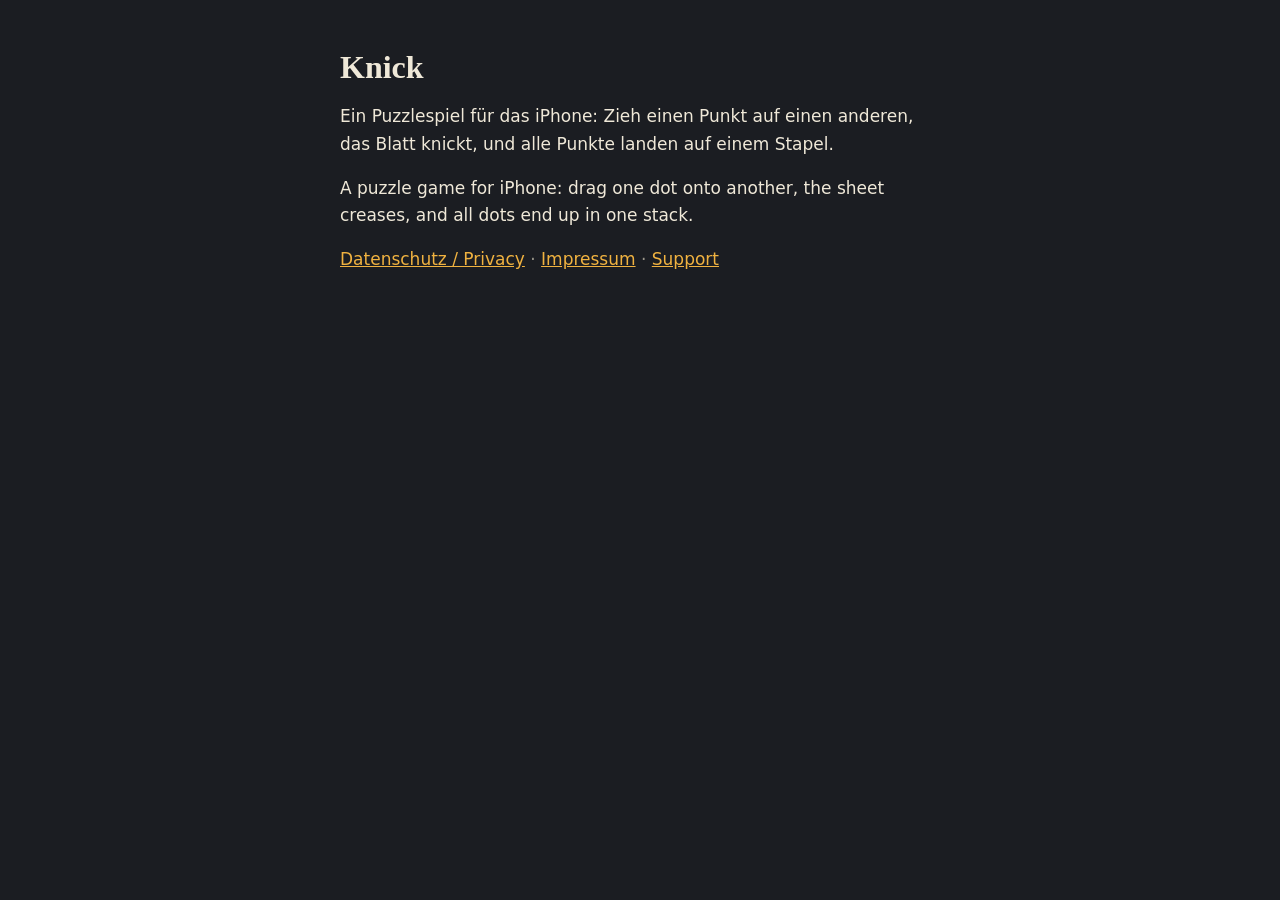
<file: index.html>
<!doctype html><html lang="de"><head><meta charset="utf-8"><meta name="viewport" content="width=device-width,initial-scale=1"><title>Knick</title><link rel="stylesheet" href="style.css"></head><body><main>
<h1>Knick</h1>
<p>Ein Puzzlespiel für das iPhone: Zieh einen Punkt auf einen anderen, das Blatt knickt, und alle Punkte landen auf einem Stapel.</p>
<p>A puzzle game for iPhone: drag one dot onto another, the sheet creases, and all dots end up in one stack.</p>
<nav><a href="datenschutz.html">Datenschutz / Privacy</a> · <a href="impressum.html">Impressum</a> · <a href="support.html">Support</a></nav>
</main></body></html>
</file>
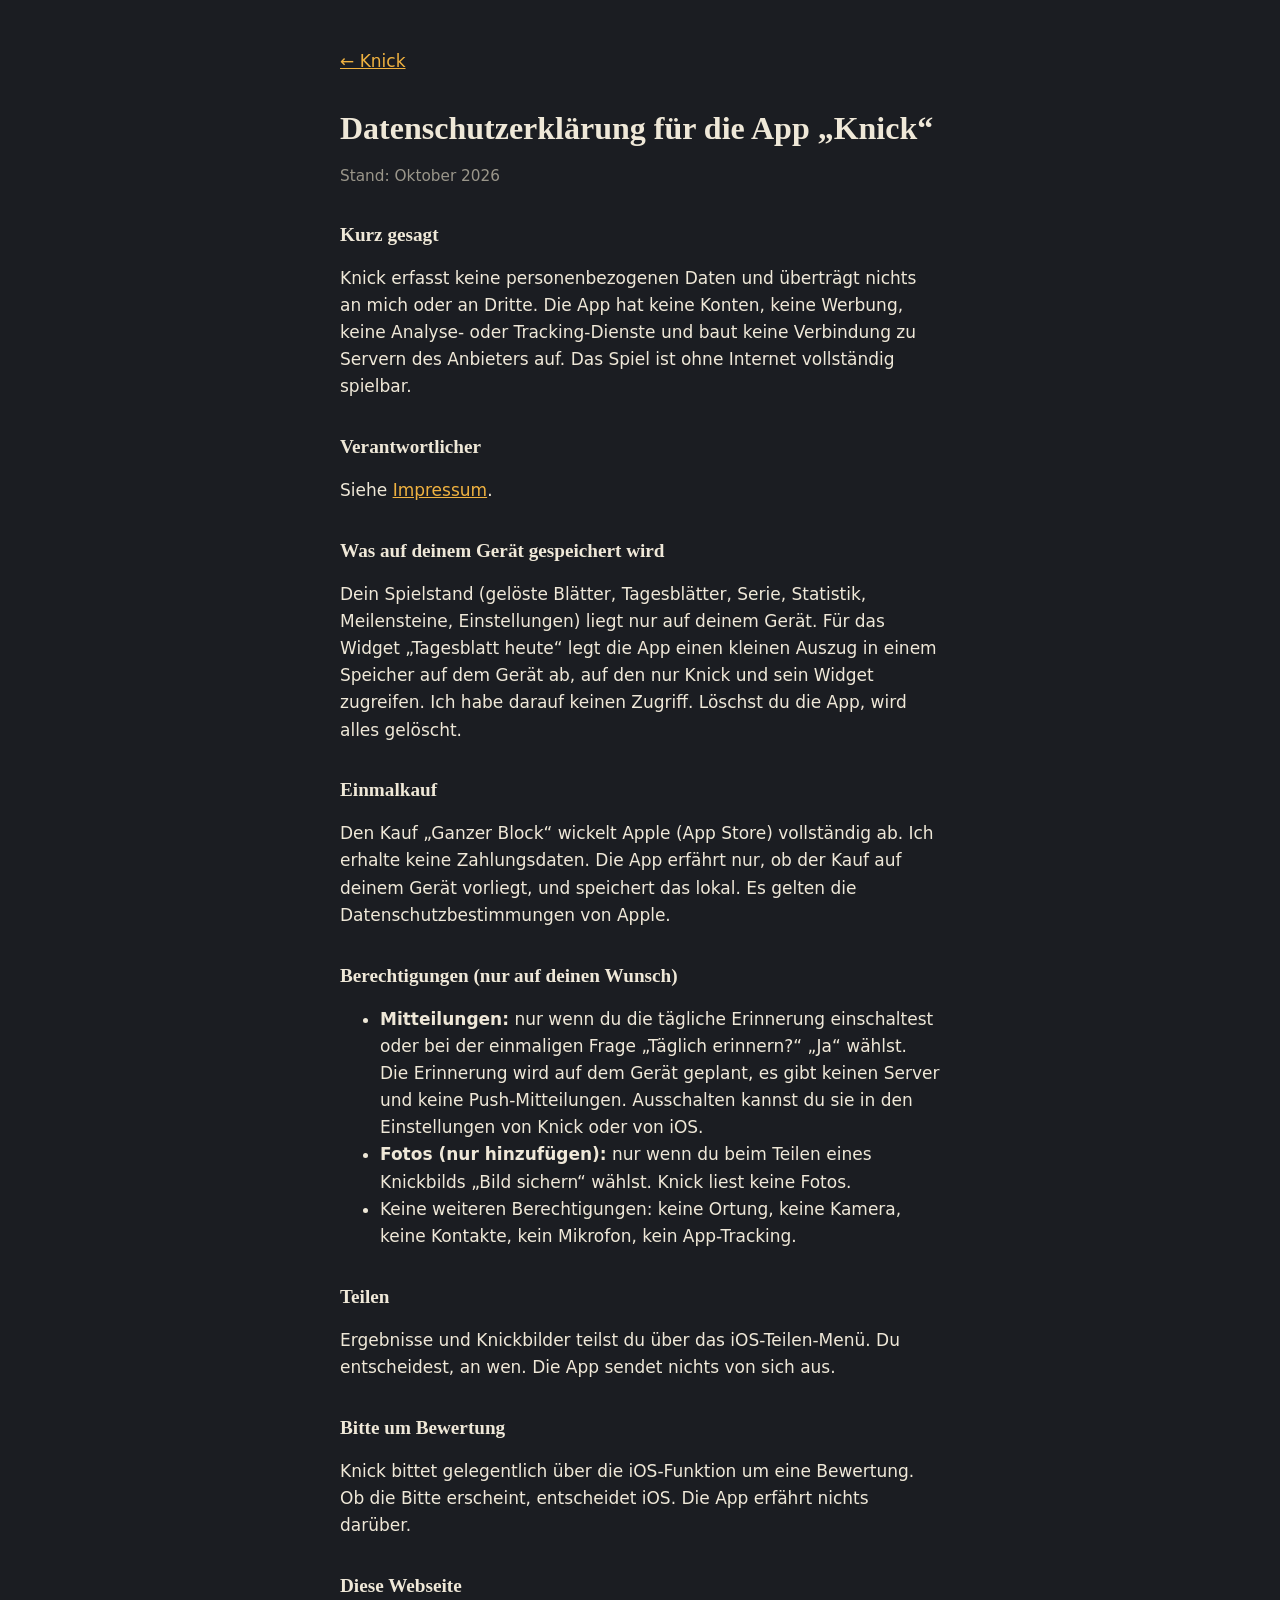
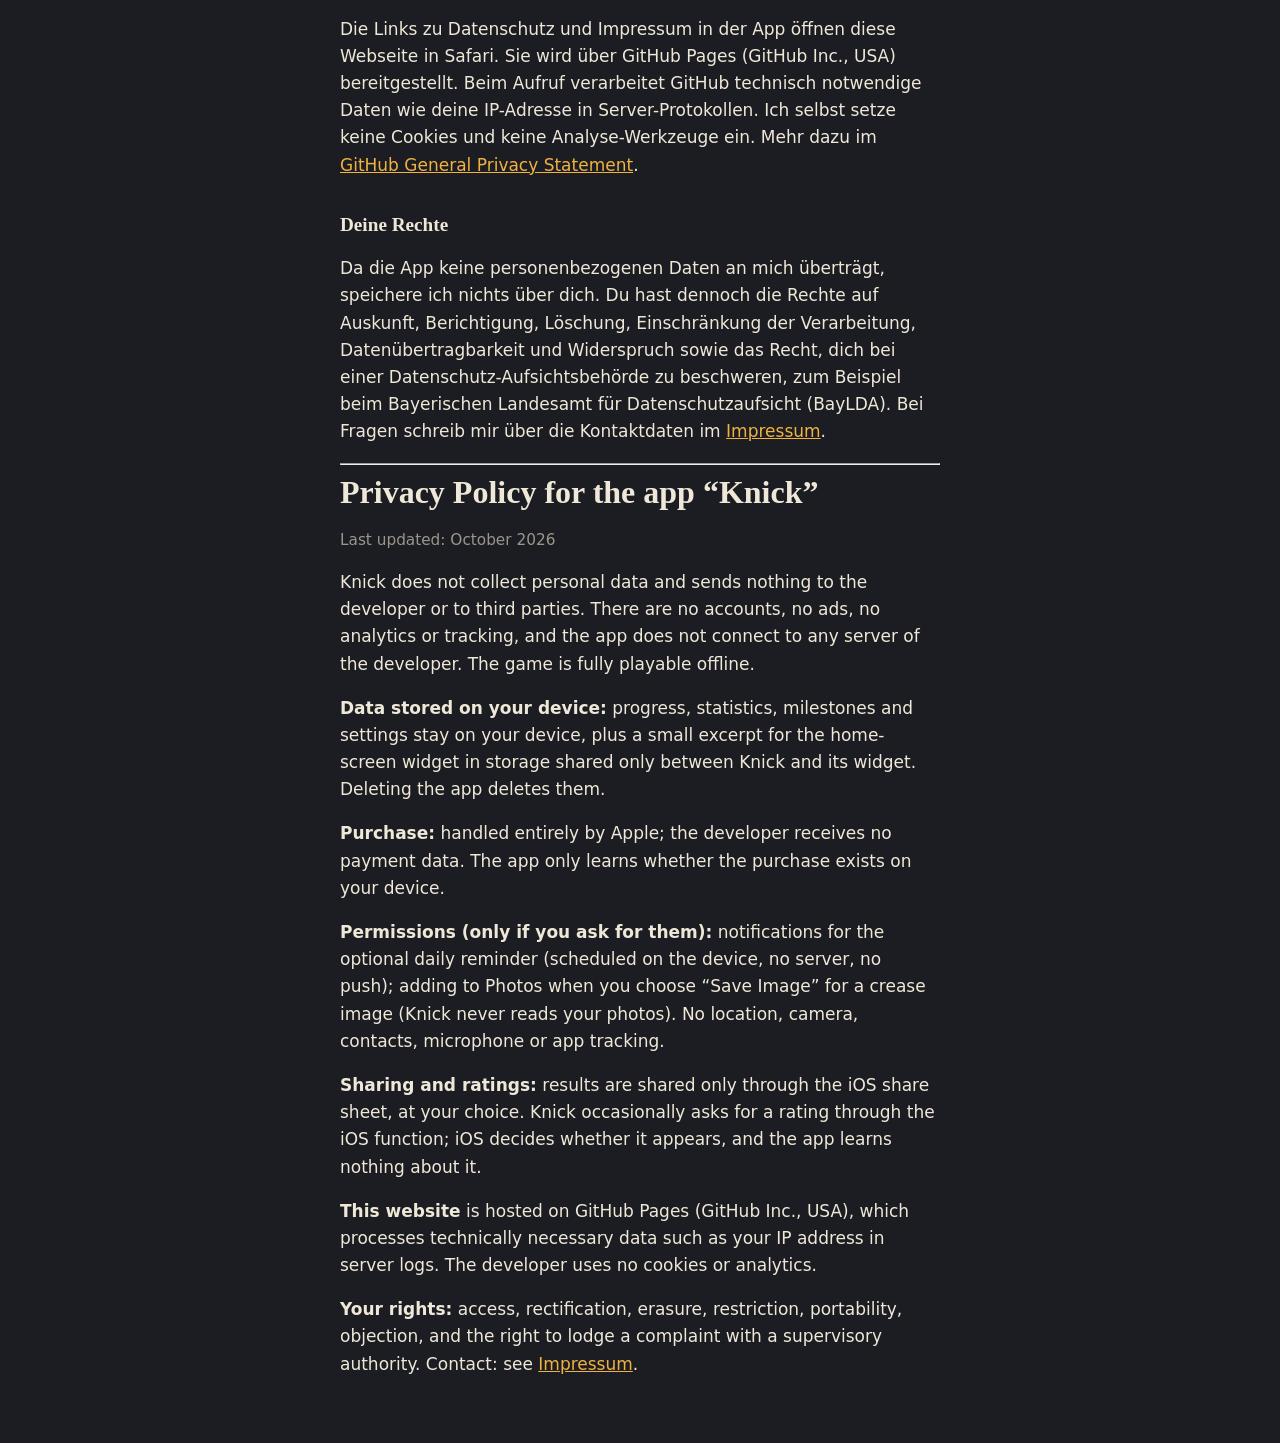
<file: datenschutz.html>
<!doctype html><html lang="de"><head><meta charset="utf-8"><meta name="viewport" content="width=device-width,initial-scale=1"><title>Datenschutz – Knick</title><link rel="stylesheet" href="style.css"></head><body><main>
<nav><a href="index.html">← Knick</a></nav>
<h1>Datenschutzerklärung für die App „Knick“</h1>
<p class="mute">Stand: Oktober 2026</p>
<h2>Kurz gesagt</h2>
<p>Knick erfasst keine personenbezogenen Daten und überträgt nichts an mich oder an Dritte. Die App hat keine Konten, keine Werbung, keine Analyse- oder Tracking-Dienste und baut keine Verbindung zu Servern des Anbieters auf. Das Spiel ist ohne Internet vollständig spielbar.</p>
<h2>Verantwortlicher</h2>
<p>Siehe <a href="impressum.html">Impressum</a>.</p>
<h2>Was auf deinem Gerät gespeichert wird</h2>
<p>Dein Spielstand (gelöste Blätter, Tagesblätter, Serie, Statistik, Meilensteine, Einstellungen) liegt nur auf deinem Gerät. Für das Widget „Tagesblatt heute“ legt die App einen kleinen Auszug in einem Speicher auf dem Gerät ab, auf den nur Knick und sein Widget zugreifen. Ich habe darauf keinen Zugriff. Löschst du die App, wird alles gelöscht.</p>
<h2>Einmalkauf</h2>
<p>Den Kauf „Ganzer Block“ wickelt Apple (App Store) vollständig ab. Ich erhalte keine Zahlungsdaten. Die App erfährt nur, ob der Kauf auf deinem Gerät vorliegt, und speichert das lokal. Es gelten die Datenschutzbestimmungen von Apple.</p>
<h2>Berechtigungen (nur auf deinen Wunsch)</h2>
<ul>
<li><strong>Mitteilungen:</strong> nur wenn du die tägliche Erinnerung einschaltest oder bei der einmaligen Frage „Täglich erinnern?“ „Ja“ wählst. Die Erinnerung wird auf dem Gerät geplant, es gibt keinen Server und keine Push-Mitteilungen. Ausschalten kannst du sie in den Einstellungen von Knick oder von iOS.</li>
<li><strong>Fotos (nur hinzufügen):</strong> nur wenn du beim Teilen eines Knickbilds „Bild sichern“ wählst. Knick liest keine Fotos.</li>
<li>Keine weiteren Berechtigungen: keine Ortung, keine Kamera, keine Kontakte, kein Mikrofon, kein App-Tracking.</li>
</ul>
<h2>Teilen</h2>
<p>Ergebnisse und Knickbilder teilst du über das iOS-Teilen-Menü. Du entscheidest, an wen. Die App sendet nichts von sich aus.</p>
<h2>Bitte um Bewertung</h2>
<p>Knick bittet gelegentlich über die iOS-Funktion um eine Bewertung. Ob die Bitte erscheint, entscheidet iOS. Die App erfährt nichts darüber.</p>
<h2>Diese Webseite</h2>
<p>Die Links zu Datenschutz und Impressum in der App öffnen diese Webseite in Safari. Sie wird über GitHub Pages (GitHub Inc., USA) bereitgestellt. Beim Aufruf verarbeitet GitHub technisch notwendige Daten wie deine IP-Adresse in Server-Protokollen. Ich selbst setze keine Cookies und keine Analyse-Werkzeuge ein. Mehr dazu im <a href="https://docs.github.com/site-policy/privacy-policies/github-general-privacy-statement">GitHub General Privacy Statement</a>.</p>
<h2>Deine Rechte</h2>
<p>Da die App keine personenbezogenen Daten an mich überträgt, speichere ich nichts über dich. Du hast dennoch die Rechte auf Auskunft, Berichtigung, Löschung, Einschränkung der Verarbeitung, Datenübertragbarkeit und Widerspruch sowie das Recht, dich bei einer Datenschutz-Aufsichtsbehörde zu beschweren, zum Beispiel beim Bayerischen Landesamt für Datenschutzaufsicht (BayLDA). Bei Fragen schreib mir über die Kontaktdaten im <a href="impressum.html">Impressum</a>.</p>
<hr>
<h1>Privacy Policy for the app “Knick”</h1>
<p class="mute">Last updated: October 2026</p>
<p>Knick does not collect personal data and sends nothing to the developer or to third parties. There are no accounts, no ads, no analytics or tracking, and the app does not connect to any server of the developer. The game is fully playable offline.</p>
<p><strong>Data stored on your device:</strong> progress, statistics, milestones and settings stay on your device, plus a small excerpt for the home-screen widget in storage shared only between Knick and its widget. Deleting the app deletes them.</p>
<p><strong>Purchase:</strong> handled entirely by Apple; the developer receives no payment data. The app only learns whether the purchase exists on your device.</p>
<p><strong>Permissions (only if you ask for them):</strong> notifications for the optional daily reminder (scheduled on the device, no server, no push); adding to Photos when you choose “Save Image” for a crease image (Knick never reads your photos). No location, camera, contacts, microphone or app tracking.</p>
<p><strong>Sharing and ratings:</strong> results are shared only through the iOS share sheet, at your choice. Knick occasionally asks for a rating through the iOS function; iOS decides whether it appears, and the app learns nothing about it.</p>
<p><strong>This website</strong> is hosted on GitHub Pages (GitHub Inc., USA), which processes technically necessary data such as your IP address in server logs. The developer uses no cookies or analytics.</p>
<p><strong>Your rights:</strong> access, rectification, erasure, restriction, portability, objection, and the right to lodge a complaint with a supervisory authority. Contact: see <a href="impressum.html">Impressum</a>.</p>
</main></body></html>
</file>
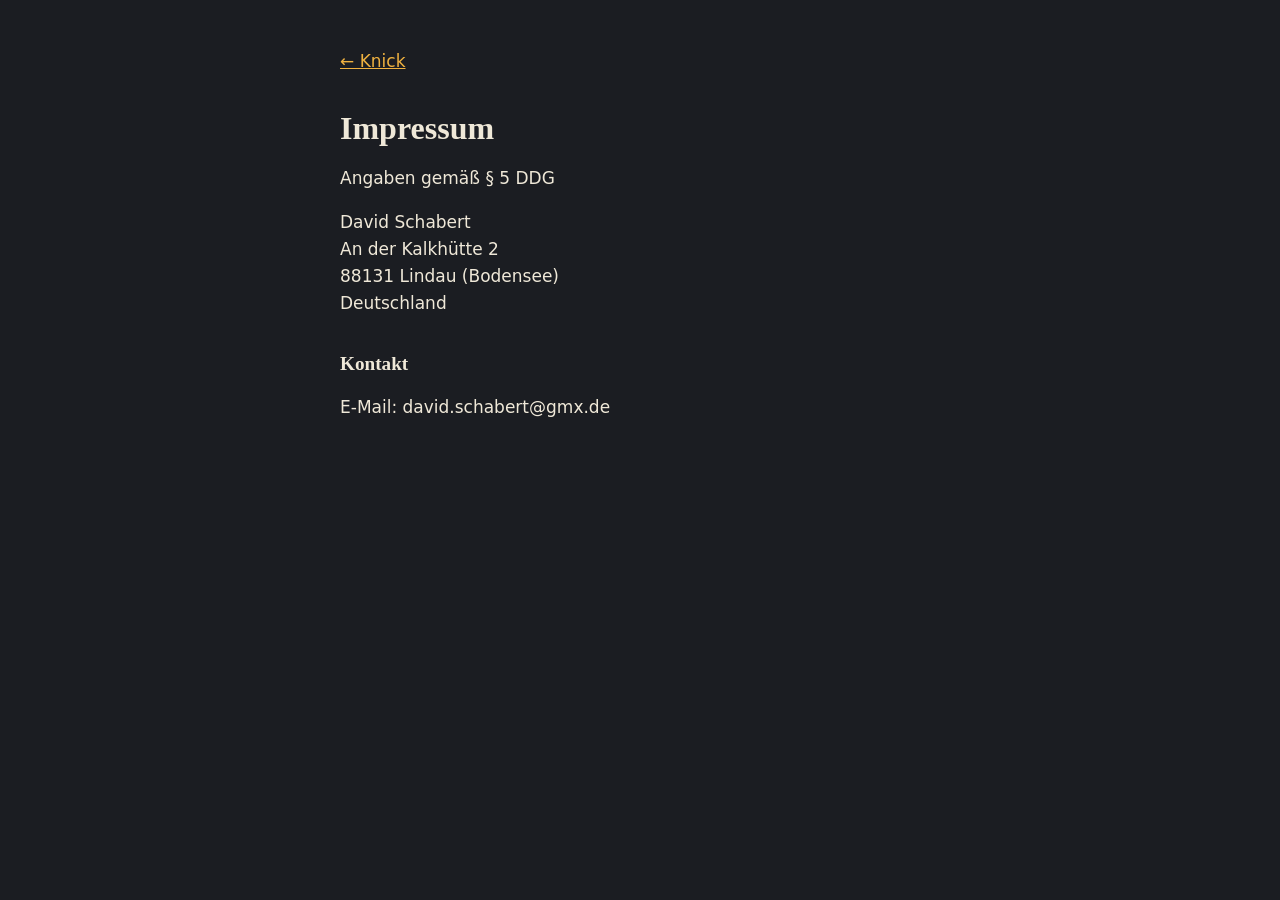
<file: impressum.html>
<!doctype html><html lang="de"><head><meta charset="utf-8"><meta name="viewport" content="width=device-width,initial-scale=1"><title>Impressum – Knick</title><link rel="stylesheet" href="style.css"></head><body><main>
<nav><a href="index.html">← Knick</a></nav>
<h1>Impressum</h1>

<p>Angaben gemäß § 5 DDG</p>
<p>David Schabert<br>An der Kalkhütte 2<br>88131 Lindau (Bodensee)<br>Deutschland</p>
<h2>Kontakt</h2>
<p>E-Mail: david.schabert@gmx.de</p>
</main></body></html>
</file>
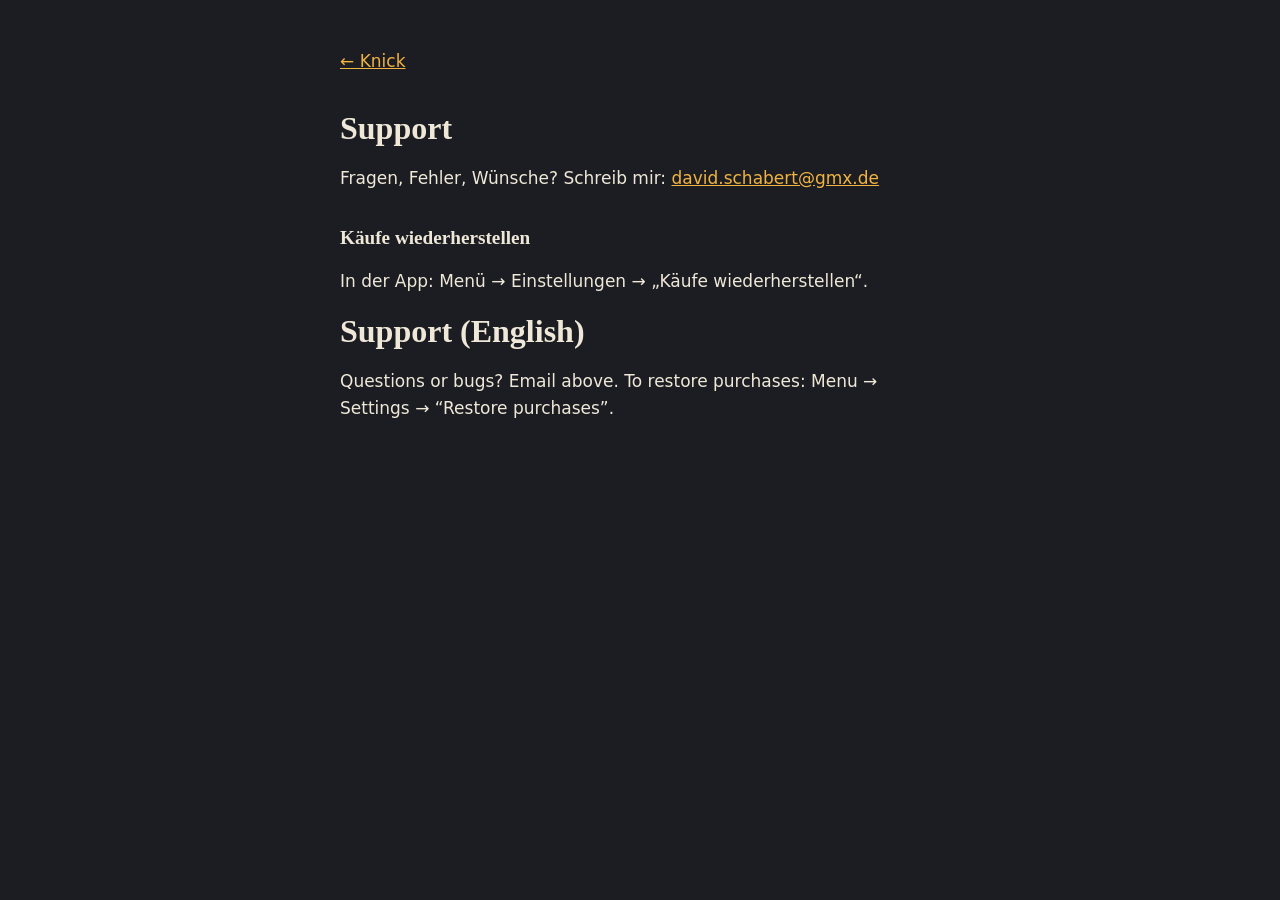
<file: support.html>
<!doctype html><html lang="de"><head><meta charset="utf-8"><meta name="viewport" content="width=device-width,initial-scale=1"><title>Support – Knick</title><link rel="stylesheet" href="style.css"></head><body><main>
<nav><a href="index.html">← Knick</a></nav>
<h1>Support</h1>
<p>Fragen, Fehler, Wünsche? Schreib mir: <a href="mailto:david.schabert@gmx.de">david.schabert@gmx.de</a></p>
<h2>Käufe wiederherstellen</h2>
<p>In der App: Menü → Einstellungen → „Käufe wiederherstellen“.</p>
<h1>Support (English)</h1>
<p>Questions or bugs? Email above. To restore purchases: Menu → Settings → “Restore purchases”.</p>
</main></body></html>
</file>
<file: style.css>
:root{--bg:#1B1D22;--fg:#EFE8D8;--mute:#9a968a;--acc:#F0B240}
*{box-sizing:border-box}
body{margin:0;background:var(--bg);color:var(--fg);font:17px/1.6 -apple-system,system-ui,"Helvetica Neue",sans-serif}
main{max-width:640px;margin:0 auto;padding:48px 20px}
h1{font:600 2rem/1.2 "New York",Georgia,serif;margin:0 0 .5em}
h2{font:600 1.2rem/1.3 "New York",Georgia,serif;margin:1.8em 0 .4em}
a{color:var(--acc)}
nav{margin-bottom:2em;color:var(--mute)}
.mute{color:var(--mute);font-size:.9em}
.todo{background:#C8432B33;border-left:3px solid #C8432B;padding:.4em .8em}
</file>
